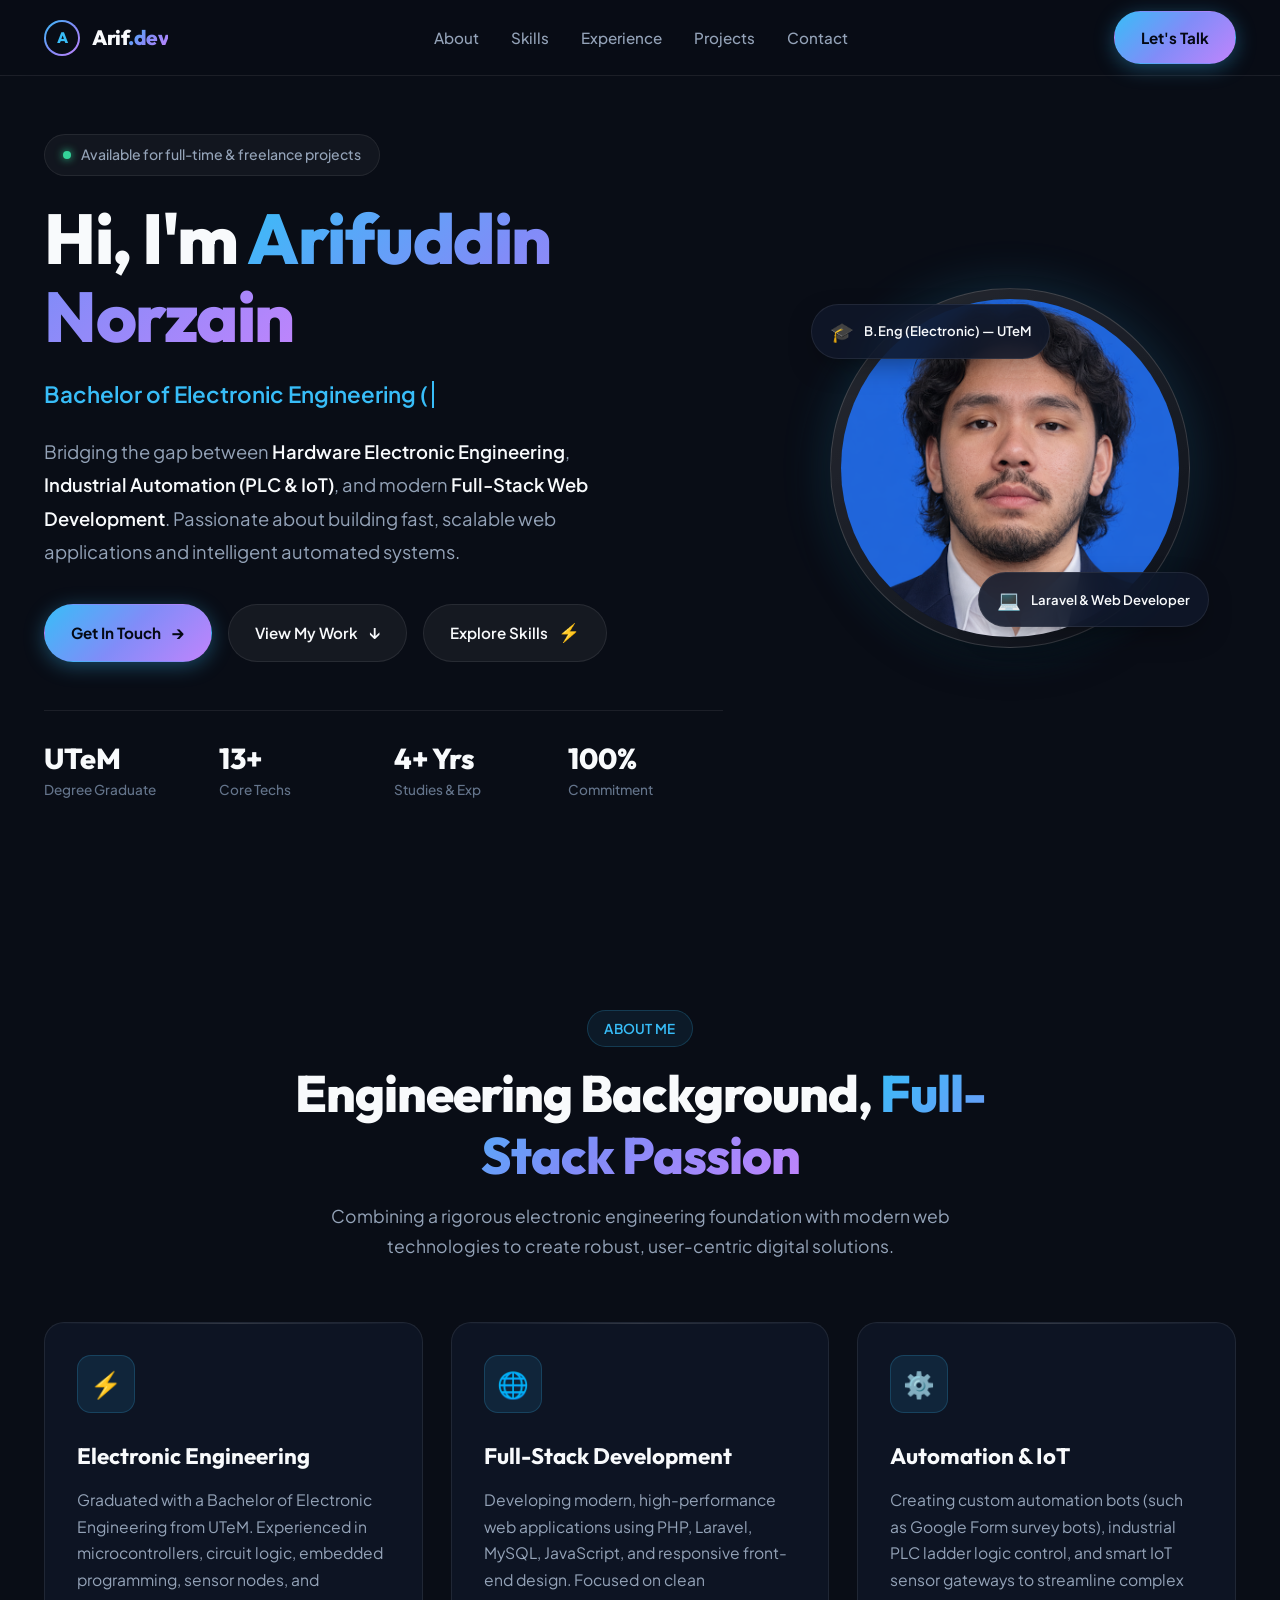
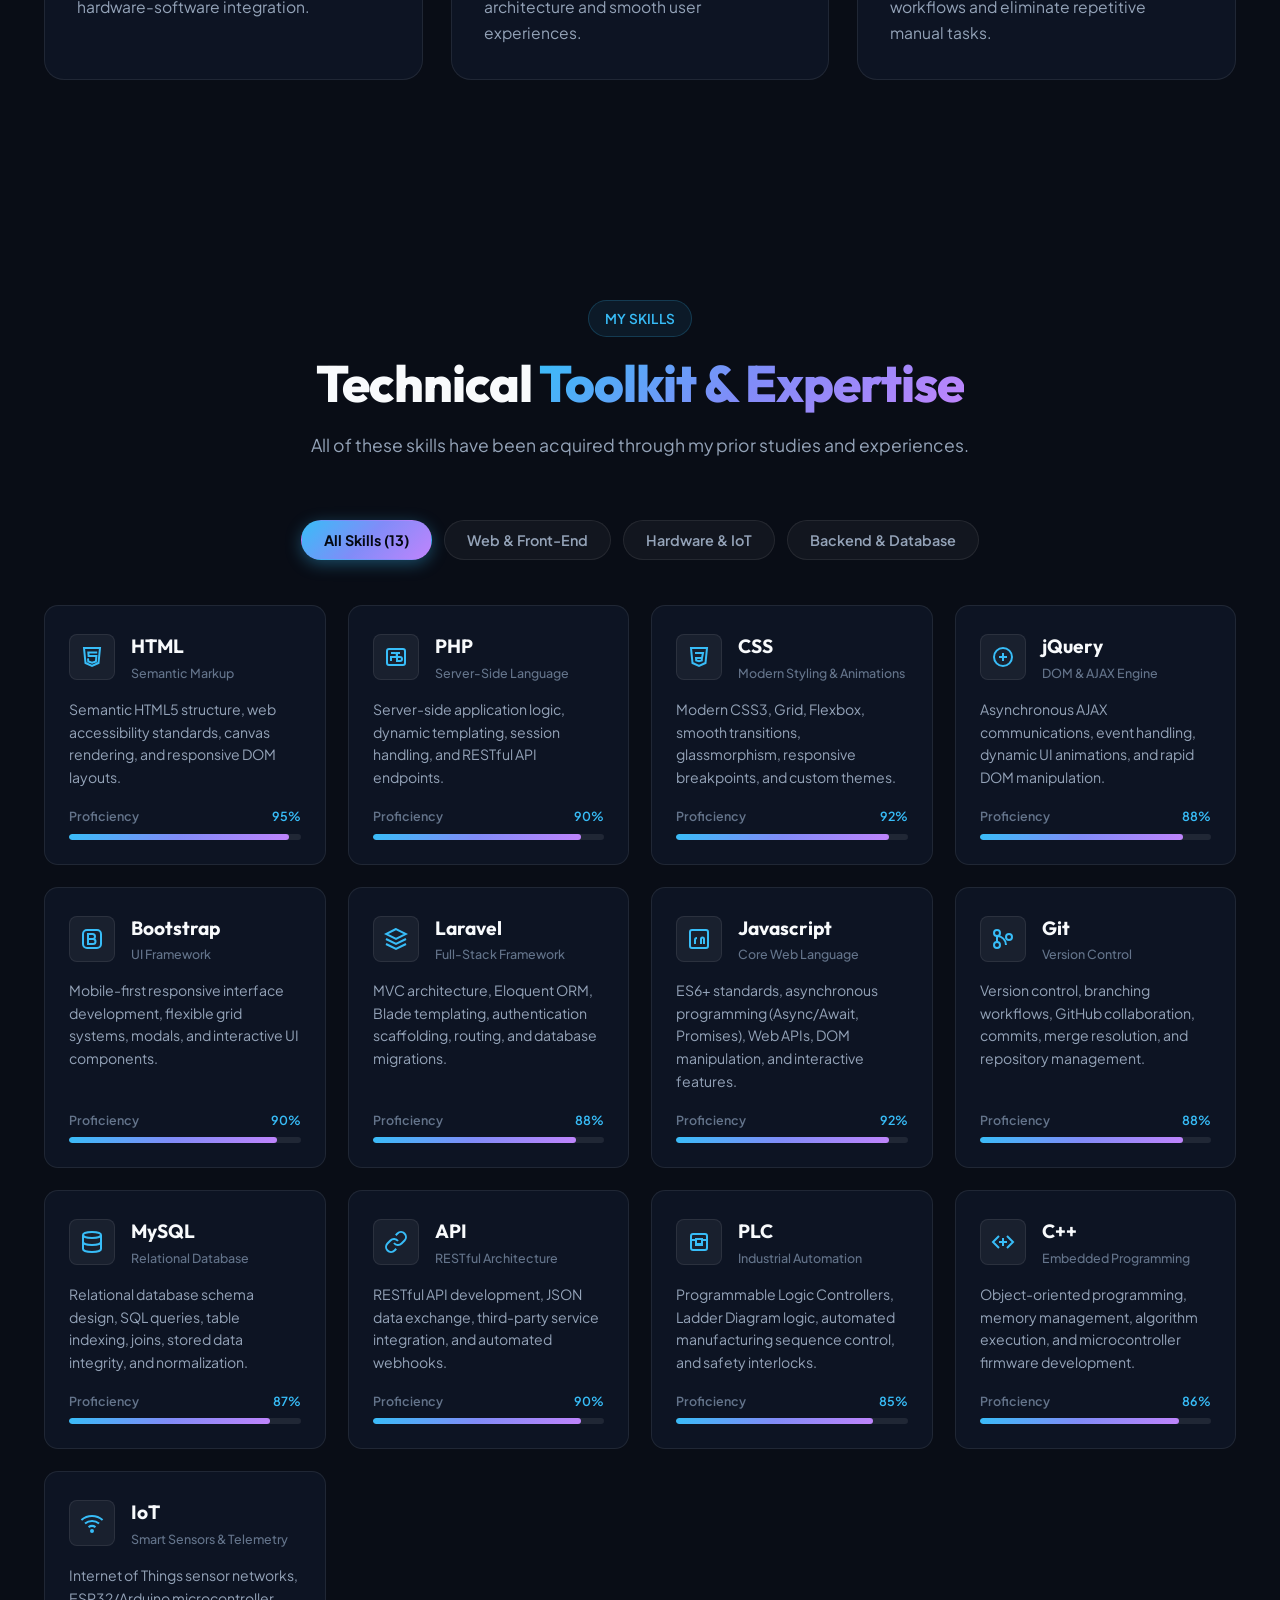
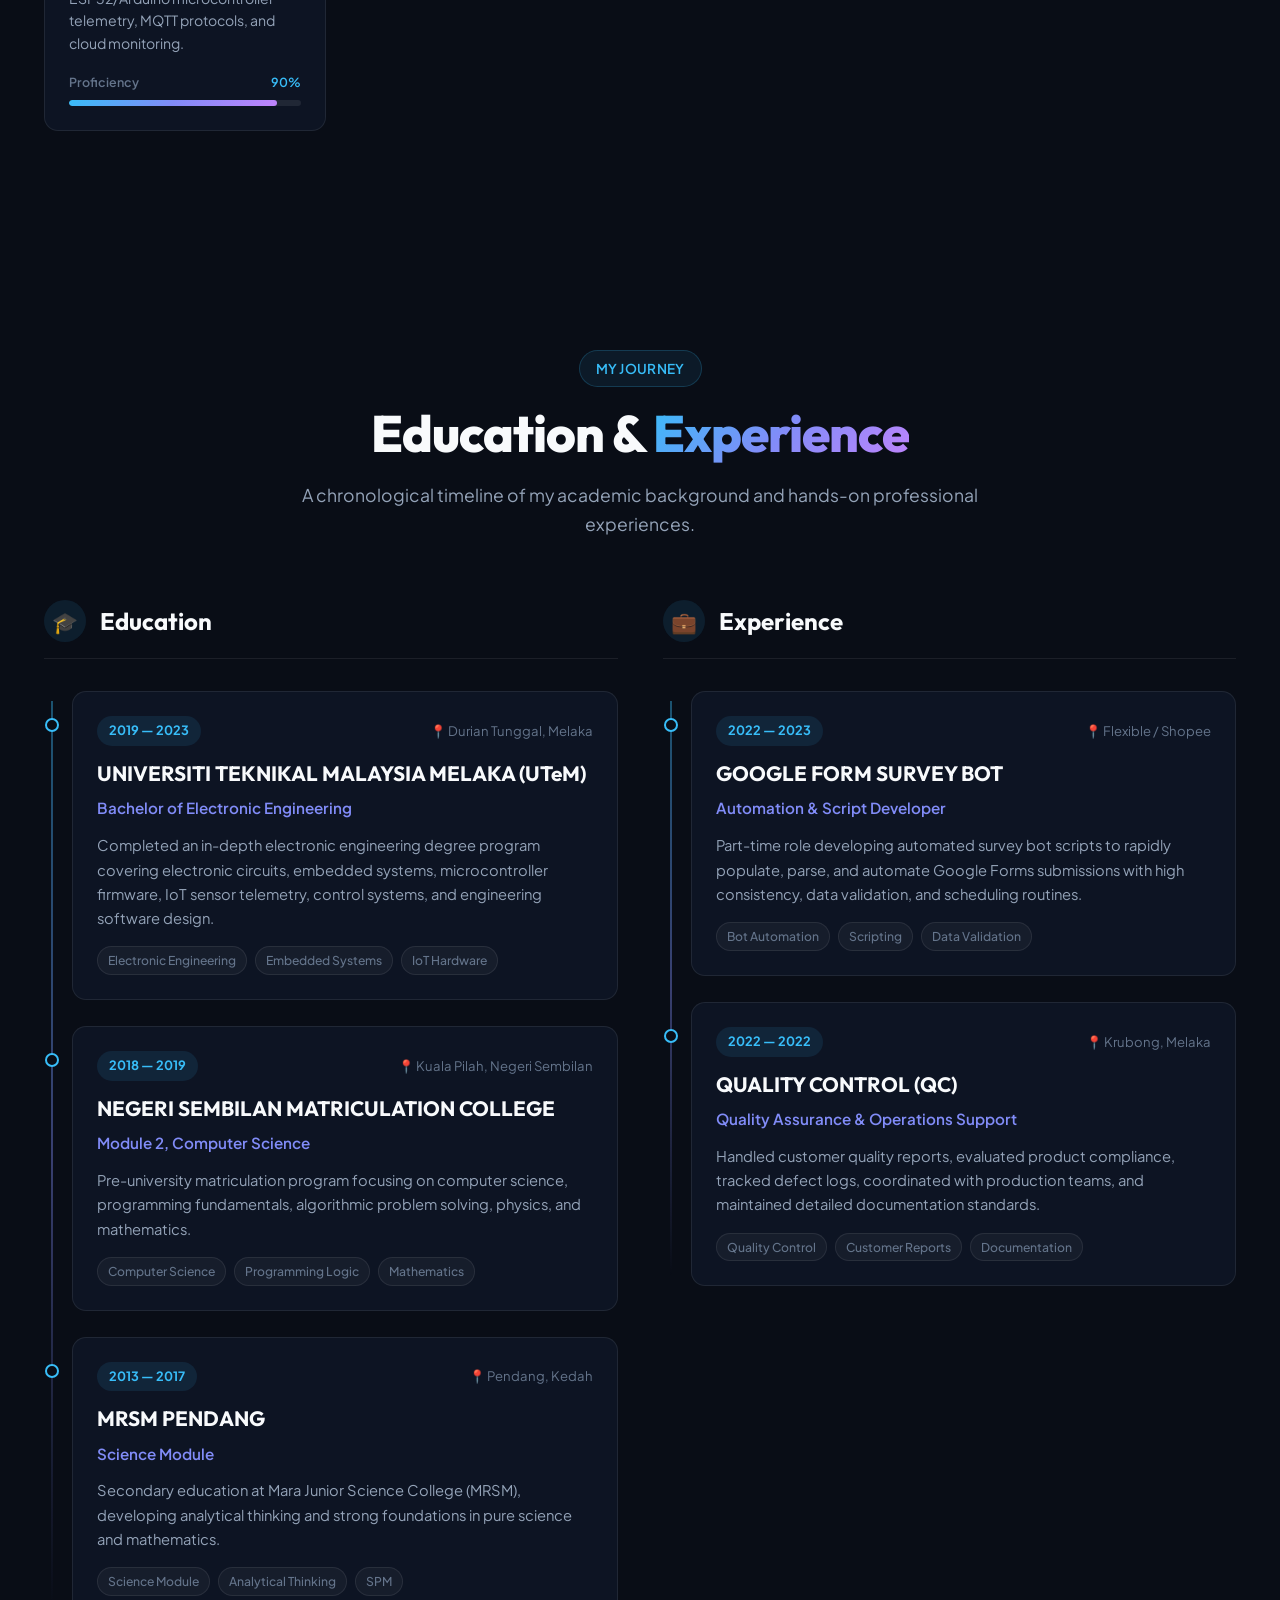
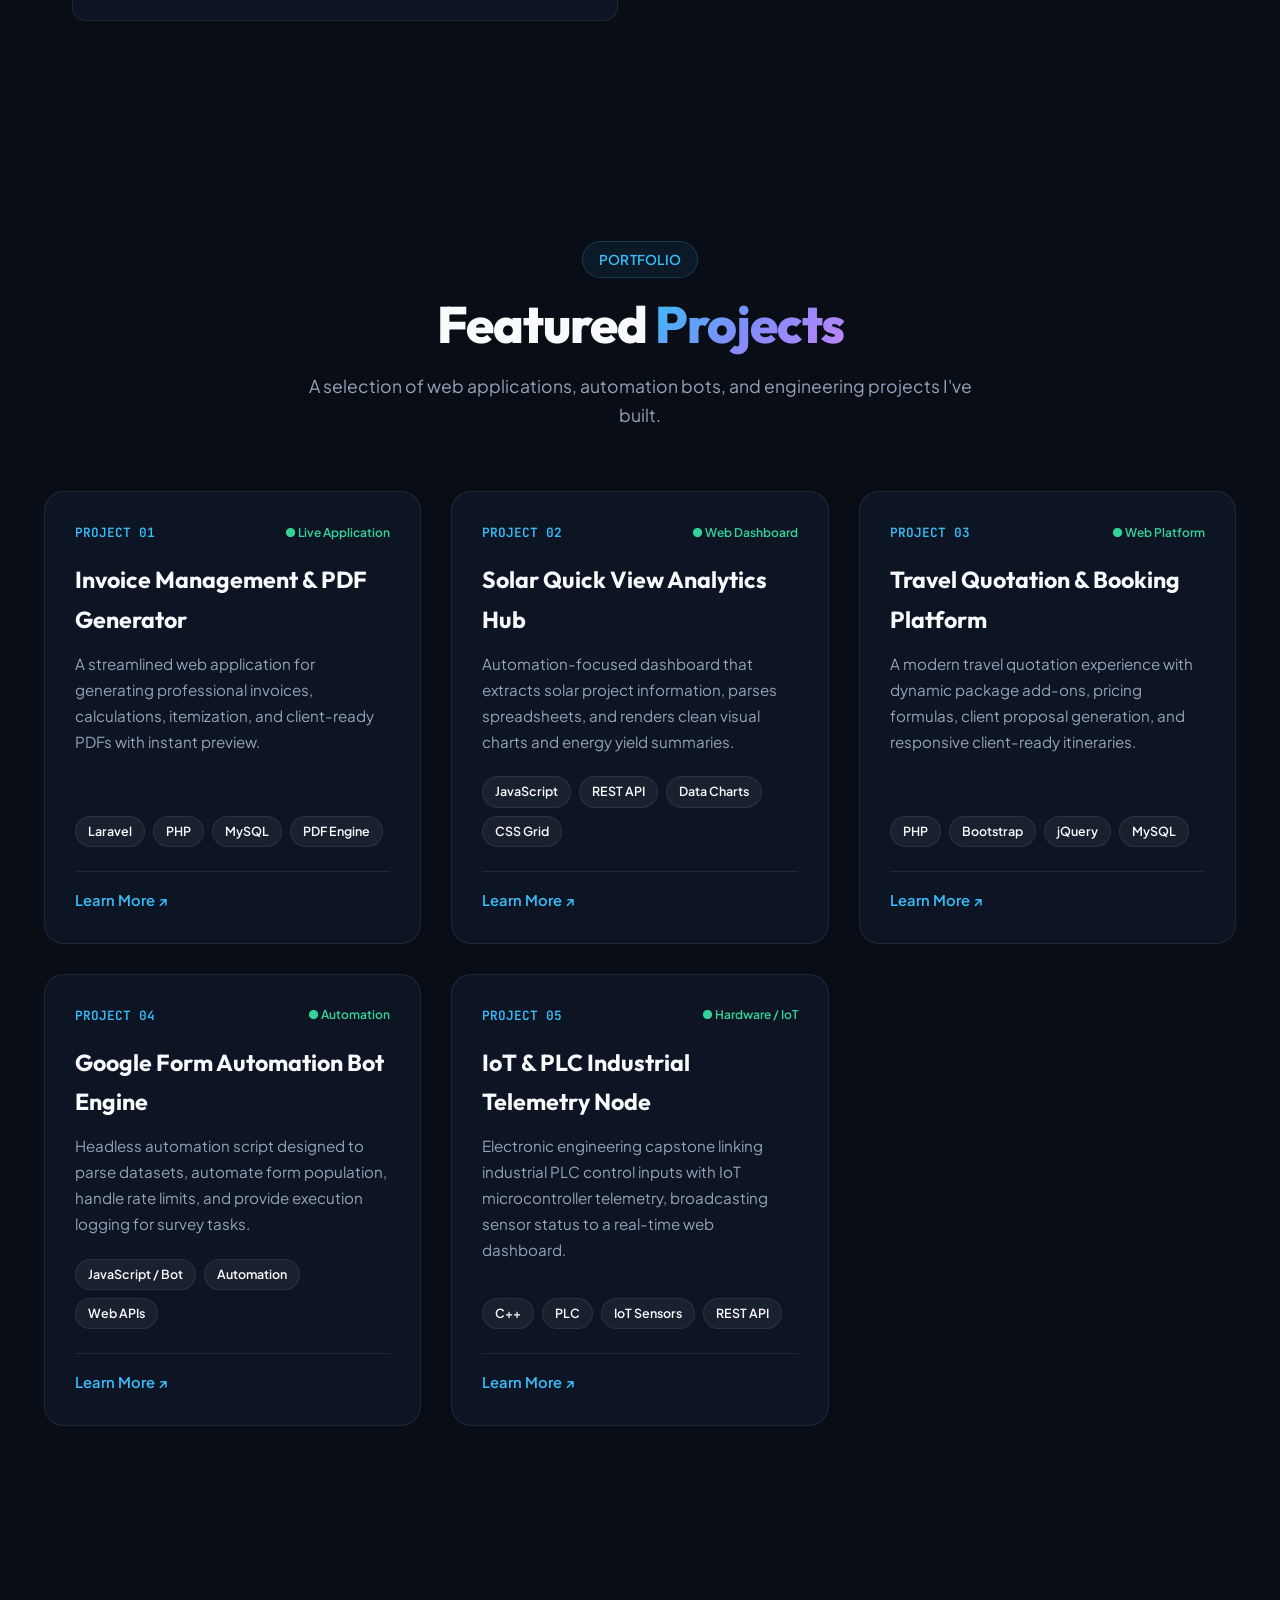
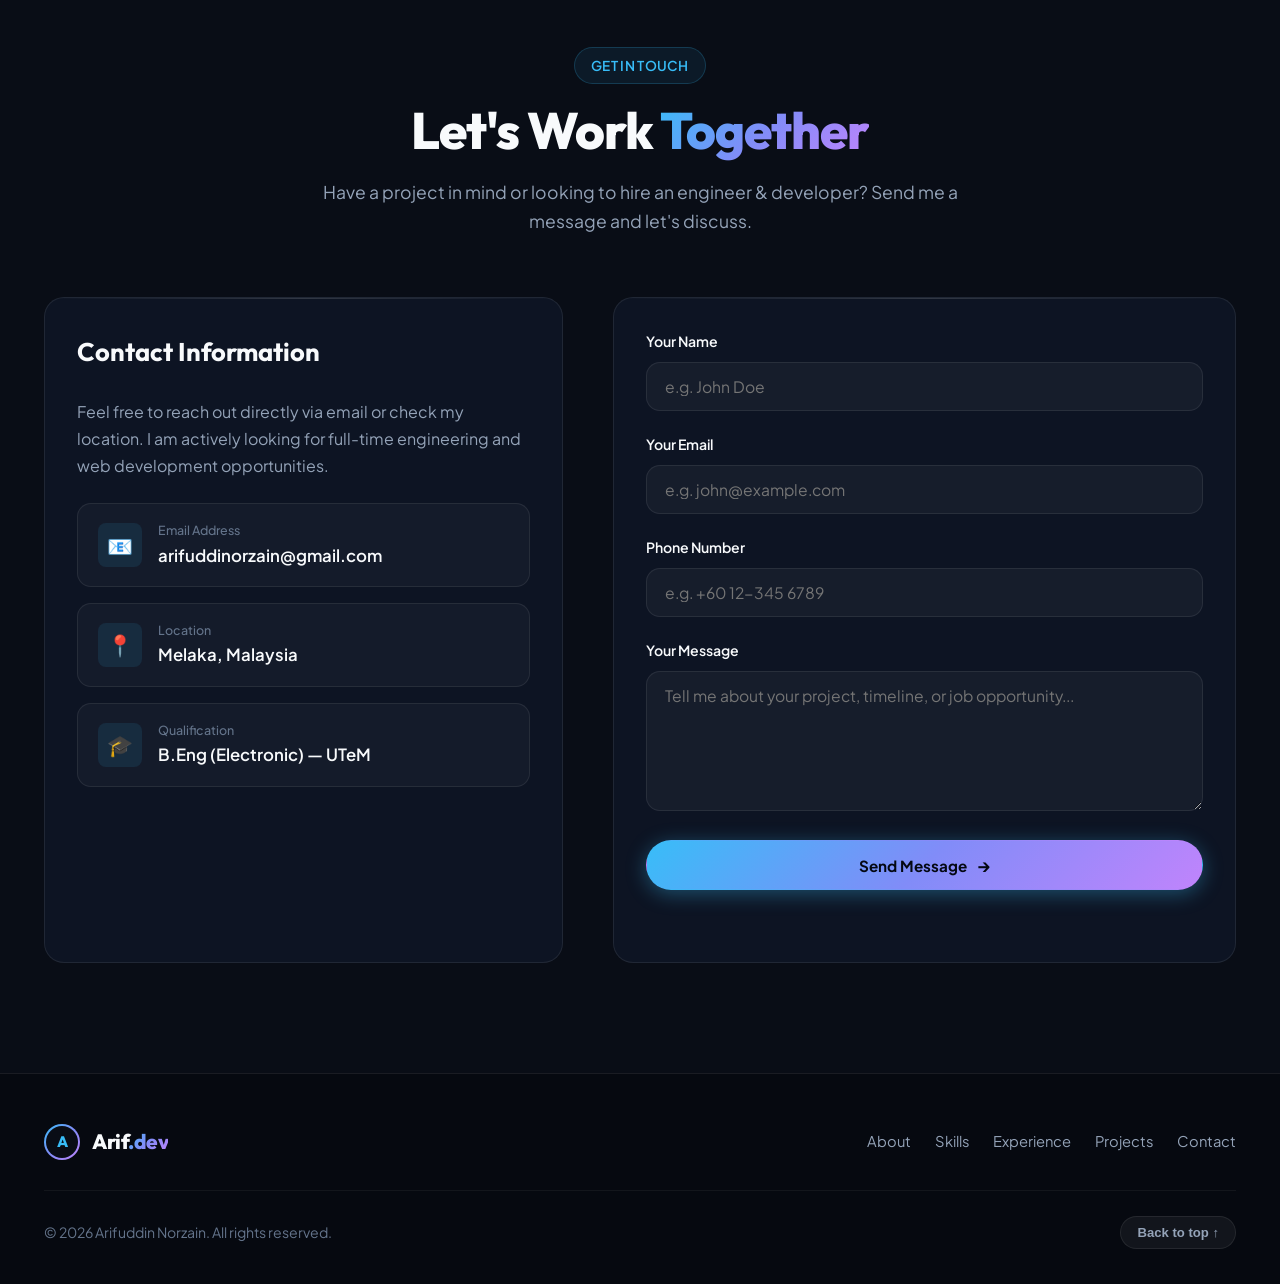
<file: index.html>
<!DOCTYPE html>
<html lang="en">

<head>
  <meta charset="UTF-8">
  <meta name="viewport" content="width=device-width, initial-scale=1.0">
  <meta name="description"
    content="Muhammad Arif - Electronic Engineer & Full-Stack Web Developer. Portfolio showcasing web development, Laravel, PHP, IoT, PLC, and automation projects.">
  <meta name="keywords"
    content="Muhammad Arif, Electronic Engineer, Full-Stack Developer, Laravel, PHP, IoT, PLC, UTeM, Malaysia Web Developer">
  <meta name="author" content="Muhammad Arif">

  <!-- Open Graph / Meta -->
  <meta property="og:title" content="Muhammad Arif | Electronic Engineer & Full-Stack Developer">
  <meta property="og:description"
    content="Portfolio showcasing electronic engineering background and full-stack web development projects.">
  <meta property="og:type" content="website">

  <title>Arifuddin Norzain | Electronic Engineer & Full-Stack Developer</title>

  <!-- Google Fonts Preconnect & Stylesheets -->
  <link rel="preconnect" href="https://fonts.googleapis.com">
  <link rel="preconnect" href="https://fonts.gstatic.com" crossorigin>
  <link rel="stylesheet" href="css/style.css">
</head>

<body>
  <!-- Ambient Soft Gradients & Background Grid -->
  <div class="ambient-bg">
    <div class="ambient-orb orb-1"></div>
    <div class="ambient-orb orb-2"></div>
    <div class="ambient-orb orb-3"></div>
  </div>
  <div class="ambient-grid"></div>

  <!-- ==========================================
       NAVIGATION BAR
       ========================================== -->
  <header class="navbar" id="navbar">
    <div class="container nav-container">
      <a href="#home" class="brand-logo" aria-label="Muhammad Arif Homepage">
        <div class="brand-avatar">
          <div class="brand-avatar-inner">A</div>
        </div>
        <span>Arif<span class="brand-title">.dev</span></span>
      </a>

      <nav class="nav-links" id="nav-links" aria-label="Main Navigation">
        <a href="#about" class="nav-link">About</a>
        <a href="#skills" class="nav-link">Skills</a>
        <a href="#timeline" class="nav-link">Experience</a>
        <a href="#projects" class="nav-link">Projects</a>
        <a href="#contact" class="nav-link">Contact</a>
      </nav>

      <div style="display:flex; align-items:center; gap:12px;">
        <a href="#contact" class="btn btn-primary nav-cta-btn">Let's Talk</a>
        <button class="mobile-menu-btn" id="mobile-menu-btn" aria-label="Toggle navigation menu"
          aria-expanded="false">☰</button>
      </div>
    </div>
  </header>

  <main>
    <!-- ==========================================
         HERO SECTION
         ========================================== -->
    <section class="hero-section" id="home">
      <div class="container">
        <div class="hero-grid">
          <!-- Left Column: Intro -->
          <div class="hero-content">
            <div class="hero-status-pill">
              <span class="badge-dot"></span>
              <span>Available for full-time & freelance projects</span>
            </div>

            <h1 class="hero-title">
              Hi, I'm <span class="gradient-text">Arifuddin Norzain</span>
            </h1>

            <div class="hero-typing-wrapper">
              <span id="typing-text">Bachelor of Electronic Engineering (UTeM)</span>
              <span class="typing-cursor"></span>
            </div>

            <p class="hero-bio">
              Bridging the gap between <strong>Hardware Electronic Engineering</strong>, <strong>Industrial Automation
                (PLC & IoT)</strong>, and modern <strong>Full-Stack Web Development</strong>. Passionate about building
              fast, scalable web applications and intelligent automated systems.
            </p>

            <div class="hero-actions">
              <a href="#contact" class="btn btn-primary">
                <span>Get In Touch</span>
                <span class="btn-icon">→</span>
              </a>
              <a href="#projects" class="btn btn-secondary">
                <span>View My Work</span>
                <span class="btn-icon">↓</span>
              </a>
              <a href="#skills" class="btn btn-secondary">
                <span>Explore Skills</span>
                <span class="btn-icon">⚡</span>
              </a>
            </div>

            <!-- Stats Bar -->
            <div class="hero-stats-row">
              <div class="stat-item">
                <span class="stat-number">UTeM</span>
                <span class="stat-label">Degree Graduate</span>
              </div>
              <div class="stat-item">
                <span class="stat-number">13+</span>
                <span class="stat-label">Core Techs</span>
              </div>
              <div class="stat-item">
                <span class="stat-number">4+ Yrs</span>
                <span class="stat-label">Studies & Exp</span>
              </div>
              <div class="stat-item">
                <span class="stat-number">100%</span>
                <span class="stat-label">Commitment</span>
              </div>
            </div>
          </div>

          <!-- Right Column: Profile Picture Card -->
          <div class="hero-visual-wrapper">
            <div class="profile-card-modern">
              <div class="profile-img-inner">
                <img src="assets/profile.png" alt="Arifuddin Norzain - Electronic Engineer & Full-Stack Web Developer"
                  class="profile-img">
              </div>

              <!-- Floating Modern Tech Badges -->
              <div class="floating-badge badge-top-left">
                <span class="floating-badge-icon">🎓</span>
                <span class="floating-badge-text">B.Eng (Electronic) — UTeM</span>
              </div>

              <div class="floating-badge badge-bottom-right">
                <span class="floating-badge-icon">💻</span>
                <span class="floating-badge-text">Laravel & Web Developer</span>
              </div>
            </div>
          </div>
        </div>
      </div>
    </section>

    <!-- ==========================================
         ABOUT ME SECTION
         ========================================== -->
    <section class="about-section reveal" id="about">
      <div class="container">
        <div class="section-header">
          <div class="badge-pill">
            <span>ABOUT ME</span>
          </div>
          <h2 class="section-title">Engineering Background, <span class="gradient-text">Full-Stack Passion</span></h2>
          <p class="section-desc">
            Combining a rigorous electronic engineering foundation with modern web technologies to create robust,
            user-centric digital solutions.
          </p>
        </div>

        <div class="about-grid">
          <!-- Card 1 -->
          <div class="glass-card about-card">
            <div class="about-icon-wrapper">⚡</div>
            <h3 class="about-card-title">Electronic Engineering</h3>
            <p class="about-card-desc">
              Graduated with a Bachelor of Electronic Engineering from UTeM. Experienced in microcontrollers, circuit
              logic, embedded programming, sensor nodes, and hardware-software integration.
            </p>
          </div>

          <!-- Card 2 -->
          <div class="glass-card about-card">
            <div class="about-icon-wrapper">🌐</div>
            <h3 class="about-card-title">Full-Stack Development</h3>
            <p class="about-card-desc">
              Developing modern, high-performance web applications using PHP, Laravel, MySQL, JavaScript, and responsive
              front-end design. Focused on clean architecture and smooth user experiences.
            </p>
          </div>

          <!-- Card 3 -->
          <div class="glass-card about-card">
            <div class="about-icon-wrapper">⚙️</div>
            <h3 class="about-card-title">Automation & IoT</h3>
            <p class="about-card-desc">
              Creating custom automation bots (such as Google Form survey bots), industrial PLC ladder logic control,
              and smart IoT sensor gateways to streamline complex workflows and eliminate repetitive manual tasks.
            </p>
          </div>
        </div>
      </div>
    </section>

    <!-- ==========================================
         SKILLS SECTION (ALL 13 UPLOADED SKILLS)
         ========================================== -->
    <section class="skills-section reveal" id="skills">
      <div class="container">
        <div class="section-header">
          <div class="badge-pill">
            <span>MY SKILLS</span>
          </div>
          <h2 class="section-title">Technical <span class="gradient-text">Toolkit & Expertise</span></h2>
          <p class="section-desc">
            All of these skills have been acquired through my prior studies and experiences.
          </p>
        </div>

        <!-- Filter Tabs -->
        <div class="skills-nav-tabs" role="tablist">
          <button class="skill-tab-btn active" data-category="all">All Skills (13)</button>
          <button class="skill-tab-btn" data-category="web">Web & Front-End</button>
          <button class="skill-tab-btn" data-category="hardware">Hardware & IoT</button>
          <button class="skill-tab-btn" data-category="data">Backend & Database</button>
        </div>

        <!-- Skills Grid (13 Skills) -->
        <div class="skills-grid" id="skills-grid">

          <!-- 1. HTML -->
          <div class="skill-card" data-category="web">
            <div class="skill-card-top">
              <div class="skill-icon-box">
                <svg viewBox="0 0 24 24" width="24" height="24" fill="none" stroke="currentColor" stroke-width="2">
                  <path d="M4 3l1.5 15L12 21l6.5-3L20 3H4zm13.2 4.5H8.3l.3 3.5h7.8l-.5 5.5-3.8 1.1-3.8-1.1-.3-3.2" />
                </svg>
              </div>
              <div class="skill-info">
                <h4 class="skill-name">HTML</h4>
                <span class="skill-category">Semantic Markup</span>
              </div>
            </div>
            <p class="skill-desc">Semantic HTML5 structure, web accessibility standards, canvas rendering, and
              responsive DOM layouts.</p>
            <div class="skill-level-row"><span>Proficiency</span><span class="pct">95%</span></div>
            <div class="skill-progress-bar">
              <div class="skill-progress-fill" style="width: 95%;"></div>
            </div>
          </div>

          <!-- 2. PHP -->
          <div class="skill-card" data-category="data">
            <div class="skill-card-top">
              <div class="skill-icon-box">
                <svg viewBox="0 0 24 24" width="24" height="24" fill="none" stroke="currentColor" stroke-width="2">
                  <rect x="3" y="4" width="18" height="16" rx="2" />
                  <path d="M7 8h4a2 2 0 0 1 0 4H7v4m9-8h-3v8h3a2 2 0 0 0 0-4h-3" />
                </svg>
              </div>
              <div class="skill-info">
                <h4 class="skill-name">PHP</h4>
                <span class="skill-category">Server-Side Language</span>
              </div>
            </div>
            <p class="skill-desc">Server-side application logic, dynamic templating, session handling, and RESTful API
              endpoints.</p>
            <div class="skill-level-row"><span>Proficiency</span><span class="pct">90%</span></div>
            <div class="skill-progress-bar">
              <div class="skill-progress-fill" style="width: 90%;"></div>
            </div>
          </div>

          <!-- 3. CSS -->
          <div class="skill-card" data-category="web">
            <div class="skill-card-top">
              <div class="skill-icon-box">
                <svg viewBox="0 0 24 24" width="24" height="24" fill="none" stroke="currentColor" stroke-width="2">
                  <path d="M4 3l1.5 15L12 21l6.5-3L20 3H4z" />
                  <path d="M8 8h8l-1 5H9l.2 2.5 2.8.8 2.8-.8.2-1.5" />
                </svg>
              </div>
              <div class="skill-info">
                <h4 class="skill-name">CSS</h4>
                <span class="skill-category">Modern Styling & Animations</span>
              </div>
            </div>
            <p class="skill-desc">Modern CSS3, Grid, Flexbox, smooth transitions, glassmorphism, responsive breakpoints,
              and custom themes.</p>
            <div class="skill-level-row"><span>Proficiency</span><span class="pct">92%</span></div>
            <div class="skill-progress-bar">
              <div class="skill-progress-fill" style="width: 92%;"></div>
            </div>
          </div>

          <!-- 4. jQuery -->
          <div class="skill-card" data-category="web">
            <div class="skill-card-top">
              <div class="skill-icon-box">
                <svg viewBox="0 0 24 24" width="24" height="24" fill="none" stroke="currentColor" stroke-width="2">
                  <circle cx="12" cy="12" r="9" />
                  <path d="M8 12h8m-4-4v8" />
                </svg>
              </div>
              <div class="skill-info">
                <h4 class="skill-name">jQuery</h4>
                <span class="skill-category">DOM & AJAX Engine</span>
              </div>
            </div>
            <p class="skill-desc">Asynchronous AJAX communications, event handling, dynamic UI animations, and rapid DOM
              manipulation.</p>
            <div class="skill-level-row"><span>Proficiency</span><span class="pct">88%</span></div>
            <div class="skill-progress-bar">
              <div class="skill-progress-fill" style="width: 88%;"></div>
            </div>
          </div>

          <!-- 5. Bootstrap -->
          <div class="skill-card" data-category="web">
            <div class="skill-card-top">
              <div class="skill-icon-box">
                <svg viewBox="0 0 24 24" width="24" height="24" fill="none" stroke="currentColor" stroke-width="2">
                  <rect x="3" y="3" width="18" height="18" rx="4" />
                  <path d="M8 7h4.5a2.5 2.5 0 0 1 0 5H8zm0 5h5a2.5 2.5 0 0 1 0 5H8z" />
                </svg>
              </div>
              <div class="skill-info">
                <h4 class="skill-name">Bootstrap</h4>
                <span class="skill-category">UI Framework</span>
              </div>
            </div>
            <p class="skill-desc">Mobile-first responsive interface development, flexible grid systems, modals, and
              interactive UI components.</p>
            <div class="skill-level-row"><span>Proficiency</span><span class="pct">90%</span></div>
            <div class="skill-progress-bar">
              <div class="skill-progress-fill" style="width: 90%;"></div>
            </div>
          </div>

          <!-- 6. Laravel -->
          <div class="skill-card" data-category="data">
            <div class="skill-card-top">
              <div class="skill-icon-box">
                <svg viewBox="0 0 24 24" width="24" height="24" fill="none" stroke="currentColor" stroke-width="2">
                  <polygon points="12 2 2 7 12 12 22 7 12 2" />
                  <polyline points="2 17 12 22 22 17" />
                  <polyline points="2 12 12 17 22 12" />
                </svg>
              </div>
              <div class="skill-info">
                <h4 class="skill-name">Laravel</h4>
                <span class="skill-category">Full-Stack Framework</span>
              </div>
            </div>
            <p class="skill-desc">MVC architecture, Eloquent ORM, Blade templating, authentication scaffolding, routing,
              and database migrations.</p>
            <div class="skill-level-row"><span>Proficiency</span><span class="pct">88%</span></div>
            <div class="skill-progress-bar">
              <div class="skill-progress-fill" style="width: 88%;"></div>
            </div>
          </div>

          <!-- 7. Javascript -->
          <div class="skill-card" data-category="web">
            <div class="skill-card-top">
              <div class="skill-icon-box">
                <svg viewBox="0 0 24 24" width="24" height="24" fill="none" stroke="currentColor" stroke-width="2">
                  <rect x="3" y="3" width="18" height="18" rx="2" />
                  <path d="M8 17v-4a2 2 0 0 1 2-2m4 6v-5a1.5 1.5 0 0 1 3 0v5" />
                </svg>
              </div>
              <div class="skill-info">
                <h4 class="skill-name">Javascript</h4>
                <span class="skill-category">Core Web Language</span>
              </div>
            </div>
            <p class="skill-desc">ES6+ standards, asynchronous programming (Async/Await, Promises), Web APIs, DOM
              manipulation, and interactive features.</p>
            <div class="skill-level-row"><span>Proficiency</span><span class="pct">92%</span></div>
            <div class="skill-progress-bar">
              <div class="skill-progress-fill" style="width: 92%;"></div>
            </div>
          </div>

          <!-- 8. Git -->
          <div class="skill-card" data-category="data">
            <div class="skill-card-top">
              <div class="skill-icon-box">
                <svg viewBox="0 0 24 24" width="24" height="24" fill="none" stroke="currentColor" stroke-width="2">
                  <circle cx="6" cy="6" r="3" />
                  <circle cx="6" cy="18" r="3" />
                  <circle cx="18" cy="10" r="3" />
                  <line x1="6" y1="9" x2="6" y2="15" />
                  <path d="M6 9a9 9 0 0 1 9 9" />
                </svg>
              </div>
              <div class="skill-info">
                <h4 class="skill-name">Git</h4>
                <span class="skill-category">Version Control</span>
              </div>
            </div>
            <p class="skill-desc">Version control, branching workflows, GitHub collaboration, commits, merge resolution,
              and repository management.</p>
            <div class="skill-level-row"><span>Proficiency</span><span class="pct">88%</span></div>
            <div class="skill-progress-bar">
              <div class="skill-progress-fill" style="width: 88%;"></div>
            </div>
          </div>

          <!-- 9. MySQL -->
          <div class="skill-card" data-category="data">
            <div class="skill-card-top">
              <div class="skill-icon-box">
                <svg viewBox="0 0 24 24" width="24" height="24" fill="none" stroke="currentColor" stroke-width="2">
                  <ellipse cx="12" cy="5" rx="9" ry="3" />
                  <path d="M21 12c0 1.66-4 3-9 3s-9-1.34-9-3" />
                  <path d="M3 5v14c0 1.66 4 3 9 3s9-1.34 9-3V5" />
                </svg>
              </div>
              <div class="skill-info">
                <h4 class="skill-name">MySQL</h4>
                <span class="skill-category">Relational Database</span>
              </div>
            </div>
            <p class="skill-desc">Relational database schema design, SQL queries, table indexing, joins, stored data
              integrity, and normalization.</p>
            <div class="skill-level-row"><span>Proficiency</span><span class="pct">87%</span></div>
            <div class="skill-progress-bar">
              <div class="skill-progress-fill" style="width: 87%;"></div>
            </div>
          </div>

          <!-- 10. API -->
          <div class="skill-card" data-category="data">
            <div class="skill-card-top">
              <div class="skill-icon-box">
                <svg viewBox="0 0 24 24" width="24" height="24" fill="none" stroke="currentColor" stroke-width="2">
                  <path d="M10 13a5 5 0 0 0 7.54.54l3-3a5 5 0 0 0-7.07-7.07l-1.72 1.71" />
                  <path d="M14 11a5 5 0 0 0-7.54-.54l-3 3a5 5 0 0 0 7.07 7.07l1.71-1.71" />
                </svg>
              </div>
              <div class="skill-info">
                <h4 class="skill-name">API</h4>
                <span class="skill-category">RESTful Architecture</span>
              </div>
            </div>
            <p class="skill-desc">RESTful API development, JSON data exchange, third-party service integration, and
              automated webhooks.</p>
            <div class="skill-level-row"><span>Proficiency</span><span class="pct">90%</span></div>
            <div class="skill-progress-bar">
              <div class="skill-progress-fill" style="width: 90%;"></div>
            </div>
          </div>

          <!-- 11. PLC -->
          <div class="skill-card" data-category="hardware">
            <div class="skill-card-top">
              <div class="skill-icon-box">
                <svg viewBox="0 0 24 24" width="24" height="24" fill="none" stroke="currentColor" stroke-width="2">
                  <rect x="4" y="4" width="16" height="16" rx="2" />
                  <path d="M9 9h6v6H9z" />
                  <path d="M4 10h5m6 0h5m-10 4h5" />
                </svg>
              </div>
              <div class="skill-info">
                <h4 class="skill-name">PLC</h4>
                <span class="skill-category">Industrial Automation</span>
              </div>
            </div>
            <p class="skill-desc">Programmable Logic Controllers, Ladder Diagram logic, automated manufacturing sequence
              control, and safety interlocks.</p>
            <div class="skill-level-row"><span>Proficiency</span><span class="pct">85%</span></div>
            <div class="skill-progress-bar">
              <div class="skill-progress-fill" style="width: 85%;"></div>
            </div>
          </div>

          <!-- 12. C++ -->
          <div class="skill-card" data-category="hardware">
            <div class="skill-card-top">
              <div class="skill-icon-box">
                <svg viewBox="0 0 24 24" width="24" height="24" fill="none" stroke="currentColor" stroke-width="2">
                  <polyline points="16 18 22 12 16 6" />
                  <polyline points="8 6 2 12 8 18" />
                  <line x1="12" y1="8" x2="12" y2="16" />
                  <line x1="8" y1="12" x2="16" y2="12" />
                </svg>
              </div>
              <div class="skill-info">
                <h4 class="skill-name">C++</h4>
                <span class="skill-category">Embedded Programming</span>
              </div>
            </div>
            <p class="skill-desc">Object-oriented programming, memory management, algorithm execution, and
              microcontroller firmware development.</p>
            <div class="skill-level-row"><span>Proficiency</span><span class="pct">86%</span></div>
            <div class="skill-progress-bar">
              <div class="skill-progress-fill" style="width: 86%;"></div>
            </div>
          </div>

          <!-- 13. IoT -->
          <div class="skill-card" data-category="hardware">
            <div class="skill-card-top">
              <div class="skill-icon-box">
                <svg viewBox="0 0 24 24" width="24" height="24" fill="none" stroke="currentColor" stroke-width="2">
                  <path d="M5 12.55a11 11 0 0 1 14.08 0" />
                  <path d="M1.42 9a16 16 0 0 1 21.16 0" />
                  <path d="M8.53 16.11a6 6 0 0 1 6.95 0" />
                  <circle cx="12" cy="20" r="1" />
                </svg>
              </div>
              <div class="skill-info">
                <h4 class="skill-name">IoT</h4>
                <span class="skill-category">Smart Sensors & Telemetry</span>
              </div>
            </div>
            <p class="skill-desc">Internet of Things sensor networks, ESP32/Arduino microcontroller telemetry, MQTT
              protocols, and cloud monitoring.</p>
            <div class="skill-level-row"><span>Proficiency</span><span class="pct">90%</span></div>
            <div class="skill-progress-bar">
              <div class="skill-progress-fill" style="width: 90%;"></div>
            </div>
          </div>

        </div>
      </div>
    </section>

    <!-- ==========================================
         EDUCATION & EXPERIENCE SECTION
         (FROM USER'S UPLOADED IMAGES)
         ========================================== -->
    <section class="timeline-section reveal" id="timeline">
      <div class="container">
        <div class="section-header">
          <div class="badge-pill">
            <span>MY JOURNEY</span>
          </div>
          <h2 class="section-title">Education & <span class="gradient-text">Experience</span></h2>
          <p class="section-desc">
            A chronological timeline of my academic background and hands-on professional experiences.
          </p>
        </div>

        <div class="timeline-dual-grid">
          <!-- Left Column: Education -->
          <div class="timeline-column">
            <div class="timeline-column-header">
              <div class="timeline-column-icon">🎓</div>
              <h3 class="timeline-column-title">Education</h3>
            </div>

            <div class="timeline-items-flow">
              <!-- UTeM -->
              <div class="timeline-card">
                <div class="timeline-dot"></div>
                <div class="timeline-meta-row">
                  <span class="timeline-period-badge">2019 — 2023</span>
                  <span class="timeline-location">📍 Durian Tunggal, Melaka</span>
                </div>
                <h4 class="timeline-item-title">UNIVERSITI TEKNIKAL MALAYSIA MELAKA (UTeM)</h4>
                <div class="timeline-item-subtitle">Bachelor of Electronic Engineering</div>
                <p class="timeline-item-desc">
                  Completed an in-depth electronic engineering degree program covering electronic circuits, embedded
                  systems, microcontroller firmware, IoT sensor telemetry, control systems, and engineering software
                  design.
                </p>
                <div class="timeline-tags">
                  <span class="timeline-tag-pill">Electronic Engineering</span>
                  <span class="timeline-tag-pill">Embedded Systems</span>
                  <span class="timeline-tag-pill">IoT Hardware</span>
                </div>
              </div>

              <!-- Matriculation -->
              <div class="timeline-card">
                <div class="timeline-dot"></div>
                <div class="timeline-meta-row">
                  <span class="timeline-period-badge">2018 — 2019</span>
                  <span class="timeline-location">📍 Kuala Pilah, Negeri Sembilan</span>
                </div>
                <h4 class="timeline-item-title">NEGERI SEMBILAN MATRICULATION COLLEGE</h4>
                <div class="timeline-item-subtitle">Module 2, Computer Science</div>
                <p class="timeline-item-desc">
                  Pre-university matriculation program focusing on computer science, programming fundamentals,
                  algorithmic problem solving, physics, and mathematics.
                </p>
                <div class="timeline-tags">
                  <span class="timeline-tag-pill">Computer Science</span>
                  <span class="timeline-tag-pill">Programming Logic</span>
                  <span class="timeline-tag-pill">Mathematics</span>
                </div>
              </div>

              <!-- MRSM Pendang -->
              <div class="timeline-card">
                <div class="timeline-dot"></div>
                <div class="timeline-meta-row">
                  <span class="timeline-period-badge">2013 — 2017</span>
                  <span class="timeline-location">📍 Pendang, Kedah</span>
                </div>
                <h4 class="timeline-item-title">MRSM PENDANG</h4>
                <div class="timeline-item-subtitle">Science Module</div>
                <p class="timeline-item-desc">
                  Secondary education at Mara Junior Science College (MRSM), developing analytical thinking and strong
                  foundations in pure science and mathematics.
                </p>
                <div class="timeline-tags">
                  <span class="timeline-tag-pill">Science Module</span>
                  <span class="timeline-tag-pill">Analytical Thinking</span>
                  <span class="timeline-tag-pill">SPM</span>
                </div>
              </div>
            </div>
          </div>

          <!-- Right Column: Experience -->
          <div class="timeline-column">
            <div class="timeline-column-header">
              <div class="timeline-column-icon">💼</div>
              <h3 class="timeline-column-title">Experience</h3>
            </div>

            <div class="timeline-items-flow">
              <!-- Google Form Survey Bot -->
              <div class="timeline-card">
                <div class="timeline-dot"></div>
                <div class="timeline-meta-row">
                  <span class="timeline-period-badge">2022 — 2023</span>
                  <span class="timeline-location">📍 Flexible / Shopee</span>
                </div>
                <h4 class="timeline-item-title">GOOGLE FORM SURVEY BOT</h4>
                <div class="timeline-item-subtitle">Automation & Script Developer</div>
                <p class="timeline-item-desc">
                  Part-time role developing automated survey bot scripts to rapidly populate, parse, and automate Google
                  Forms submissions with high consistency, data validation, and scheduling routines.
                </p>
                <div class="timeline-tags">
                  <span class="timeline-tag-pill">Bot Automation</span>
                  <span class="timeline-tag-pill">Scripting</span>
                  <span class="timeline-tag-pill">Data Validation</span>
                </div>
              </div>

              <!-- Quality Control -->
              <div class="timeline-card">
                <div class="timeline-dot"></div>
                <div class="timeline-meta-row">
                  <span class="timeline-period-badge">2022 — 2022</span>
                  <span class="timeline-location">📍 Krubong, Melaka</span>
                </div>
                <h4 class="timeline-item-title">QUALITY CONTROL (QC)</h4>
                <div class="timeline-item-subtitle">Quality Assurance & Operations Support</div>
                <p class="timeline-item-desc">
                  Handled customer quality reports, evaluated product compliance, tracked defect logs, coordinated with
                  production teams, and maintained detailed documentation standards.
                </p>
                <div class="timeline-tags">
                  <span class="timeline-tag-pill">Quality Control</span>
                  <span class="timeline-tag-pill">Customer Reports</span>
                  <span class="timeline-tag-pill">Documentation</span>
                </div>
              </div>
            </div>
          </div>
        </div>
      </div>
    </section>

    <!-- ==========================================
         FEATURED PROJECTS SECTION
         ========================================== -->
    <section class="projects-section reveal" id="projects">
      <div class="container">
        <div class="section-header">
          <div class="badge-pill">
            <span>PORTFOLIO</span>
          </div>
          <h2 class="section-title">Featured <span class="gradient-text">Projects</span></h2>
          <p class="section-desc">
            A selection of web applications, automation bots, and engineering projects I've built.
          </p>
        </div>

        <div class="projects-grid">
          <!-- Project 01 -->
          <article class="project-card">
            <div class="project-header">
              <span class="project-num">PROJECT 01</span>
              <span class="project-status">● Live Application</span>
            </div>
            <h3 class="project-title">Invoice Management & PDF Generator</h3>
            <p class="project-desc">
              A streamlined web application for generating professional invoices, calculations, itemization, and
              client-ready PDFs with instant preview.
            </p>
            <div class="project-tech-tags">
              <span class="tech-tag">Laravel</span>
              <span class="tech-tag">PHP</span>
              <span class="tech-tag">MySQL</span>
              <span class="tech-tag">PDF Engine</span>
            </div>
            <a href="#contact" class="project-link-action">Learn More ↗</a>
          </article>

          <!-- Project 02 -->
          <article class="project-card">
            <div class="project-header">
              <span class="project-num">PROJECT 02</span>
              <span class="project-status">● Web Dashboard</span>
            </div>
            <h3 class="project-title">Solar Quick View Analytics Hub</h3>
            <p class="project-desc">
              Automation-focused dashboard that extracts solar project information, parses spreadsheets, and renders
              clean visual charts and energy yield summaries.
            </p>
            <div class="project-tech-tags">
              <span class="tech-tag">JavaScript</span>
              <span class="tech-tag">REST API</span>
              <span class="tech-tag">Data Charts</span>
              <span class="tech-tag">CSS Grid</span>
            </div>
            <a href="#contact" class="project-link-action">Learn More ↗</a>
          </article>

          <!-- Project 03 -->
          <article class="project-card">
            <div class="project-header">
              <span class="project-num">PROJECT 03</span>
              <span class="project-status">● Web Platform</span>
            </div>
            <h3 class="project-title">Travel Quotation & Booking Platform</h3>
            <p class="project-desc">
              A modern travel quotation experience with dynamic package add-ons, pricing formulas, client proposal
              generation, and responsive client-ready itineraries.
            </p>
            <div class="project-tech-tags">
              <span class="tech-tag">PHP</span>
              <span class="tech-tag">Bootstrap</span>
              <span class="tech-tag">jQuery</span>
              <span class="tech-tag">MySQL</span>
            </div>
            <a href="#contact" class="project-link-action">Learn More ↗</a>
          </article>

          <!-- Project 04 -->
          <article class="project-card">
            <div class="project-header">
              <span class="project-num">PROJECT 04</span>
              <span class="project-status">● Automation</span>
            </div>
            <h3 class="project-title">Google Form Automation Bot Engine</h3>
            <p class="project-desc">
              Headless automation script designed to parse datasets, automate form population, handle rate limits, and
              provide execution logging for survey tasks.
            </p>
            <div class="project-tech-tags">
              <span class="tech-tag">JavaScript / Bot</span>
              <span class="tech-tag">Automation</span>
              <span class="tech-tag">Web APIs</span>
            </div>
            <a href="#contact" class="project-link-action">Learn More ↗</a>
          </article>

          <!-- Project 05 -->
          <article class="project-card">
            <div class="project-header">
              <span class="project-num">PROJECT 05</span>
              <span class="project-status">● Hardware / IoT</span>
            </div>
            <h3 class="project-title">IoT & PLC Industrial Telemetry Node</h3>
            <p class="project-desc">
              Electronic engineering capstone linking industrial PLC control inputs with IoT microcontroller telemetry,
              broadcasting sensor status to a real-time web dashboard.
            </p>
            <div class="project-tech-tags">
              <span class="tech-tag">C++</span>
              <span class="tech-tag">PLC</span>
              <span class="tech-tag">IoT Sensors</span>
              <span class="tech-tag">REST API</span>
            </div>
            <a href="#contact" class="project-link-action">Learn More ↗</a>
          </article>
        </div>
      </div>
    </section>

    <!-- ==========================================
         CONTACT SECTION
         ========================================== -->
    <section class="contact-section reveal" id="contact">
      <div class="container">
        <div class="section-header">
          <div class="badge-pill">
            <span>GET IN TOUCH</span>
          </div>
          <h2 class="section-title">Let's Work <span class="gradient-text">Together</span></h2>
          <p class="section-desc">
            Have a project in mind or looking to hire an engineer & developer? Send me a message and let's discuss.
          </p>
        </div>

        <div class="contact-layout">
          <!-- Left: Contact Details -->
          <div class="glass-card contact-info-card">
            <h3 class="contact-info-title">Contact Information</h3>
            <p class="contact-info-desc">
              Feel free to reach out directly via email or check my location. I am actively looking for full-time
              engineering and web development opportunities.
            </p>

            <div class="contact-channels">
              <a href="mailto:arifuddinorzain@gmail.com" class="channel-item">
                <div class="channel-icon-box">📧</div>
                <div class="channel-detail">
                  <span class="channel-label">Email Address</span>
                  <span class="channel-val">arifuddinorzain@gmail.com</span>
                </div>
              </a>

              <div class="channel-item">
                <div class="channel-icon-box">📍</div>
                <div class="channel-detail">
                  <span class="channel-label">Location</span>
                  <span class="channel-val">Melaka, Malaysia</span>
                </div>
              </div>

              <div class="channel-item">
                <div class="channel-icon-box">🎓</div>
                <div class="channel-detail">
                  <span class="channel-label">Qualification</span>
                  <span class="channel-val">B.Eng (Electronic) — UTeM</span>
                </div>
              </div>
            </div>
          </div>

          <!-- Right: Contact Form -->
          <div class="glass-card contact-form-card">
            <form id="contact-form" action="https://formsubmit.co/arifuddinorzain@gmail.com" method="POST">
              <input type="hidden" name="_subject" value="New Portfolio Message from Arif.dev">
              <input type="hidden" name="_captcha" value="false">
              <input type="hidden" name="_template" value="table">

              <div class="form-group">
                <label for="contact-name" class="form-label">Your Name</label>
                <input type="text" id="contact-name" name="name" class="form-input" placeholder="e.g. John Doe" required>
              </div>

              <div class="form-group">
                <label for="contact-email" class="form-label">Your Email</label>
                <input type="email" id="contact-email" name="email" class="form-input" placeholder="e.g. john@example.com" required>
              </div>

              <div class="form-group">
                <label for="contact-phone" class="form-label">Phone Number</label>
                <input type="tel" id="contact-phone" name="phone" class="form-input" placeholder="e.g. +60 12-345 6789">
              </div>

              <div class="form-group">
                <label for="contact-message" class="form-label">Your Message</label>
                <textarea id="contact-message" name="message" class="form-textarea"
                  placeholder="Tell me about your project, timeline, or job opportunity..." required></textarea>
              </div>

              <button type="submit" id="contact-submit-btn" class="btn btn-primary" style="width:100%;">
                <span>Send Message</span>
                <span class="btn-icon">→</span>
              </button>

              <div id="form-feedback" class="form-feedback"></div>
            </form>
          </div>
        </div>
      </div>
    </section>
  </main>

  <!-- ==========================================
       FOOTER
       ========================================== -->
  <footer class="footer reveal">
    <div class="container">
      <div class="footer-top">
        <a href="#home" class="brand-logo" aria-label="Muhammad Arif Homepage">
          <div class="brand-avatar">
            <div class="brand-avatar-inner">A</div>
          </div>
          <span>Arif<span class="brand-title">.dev</span></span>
        </a>

        <div class="footer-nav">
          <a href="#about">About</a>
          <a href="#skills">Skills</a>
          <a href="#timeline">Experience</a>
          <a href="#projects">Projects</a>
          <a href="#contact">Contact</a>
        </div>
      </div>

      <div class="footer-bottom">
        <span>© 2026 Arifuddin Norzain. All rights reserved.</span>
        <button class="back-to-top-btn" id="back-to-top-btn">Back to top ↑</button>
      </div>
    </div>
  </footer>

  <!-- JavaScript Main Engine -->
  <script src="js/main.js"></script>
</body>

</html>
</file>
<file: css/style.css>
/* ==========================================================================
   ARIF // MODERN PORTFOLIO DESIGN SYSTEM
   Clean, Elegant, Ultra-Modern Dark Glass Aesthetics
   ========================================================================== */

@import url('https://fonts.googleapis.com/css2?family=Outfit:wght@400;500;600;700;800;900&family=Plus+Jakarta+Sans:ital,wght@0,300;0,400;0,500;0,600;0,700;0,800;1,400&family=JetBrains+Mono:wght@400;500;600&display=swap');

:root {
  /* Ultra-Modern Color Palette */
  --bg-main: #090d16;
  --bg-surface: #0e1526;
  --bg-card: rgba(17, 25, 42, 0.7);
  --bg-card-hover: rgba(23, 34, 58, 0.85);
  --bg-glass: rgba(14, 21, 37, 0.65);
  
  /* Primary & Accent Gradients */
  --primary: #38bdf8;
  --primary-rgb: 56, 189, 248;
  --primary-glow: rgba(56, 189, 248, 0.35);
  
  --accent-purple: #818cf8;
  --accent-indigo: #6366f1;
  --accent-emerald: #34d399;
  --accent-rose: #fb7185;
  --accent-amber: #fbbf24;

  --gradient-brand: linear-gradient(135deg, #38bdf8 0%, #818cf8 50%, #c084fc 100%);
  --gradient-subtle: linear-gradient(135deg, rgba(56, 189, 248, 0.1) 0%, rgba(129, 140, 248, 0.05) 100%);
  --gradient-card: linear-gradient(180deg, rgba(255, 255, 255, 0.04) 0%, rgba(255, 255, 255, 0.01) 100%);

  /* Typography Colors */
  --text-main: #f8fafc;
  --text-secondary: #94a3b8;
  --text-muted: #64748b;
  --text-dim: #475569;

  /* Borders & Shadows */
  --border-glass: rgba(255, 255, 255, 0.08);
  --border-focus: rgba(56, 189, 248, 0.5);
  --shadow-sm: 0 4px 12px rgba(0, 0, 0, 0.25);
  --shadow-md: 0 10px 30px -10px rgba(0, 0, 0, 0.5);
  --shadow-lg: 0 20px 40px -15px rgba(0, 0, 0, 0.6);
  --shadow-glow: 0 0 35px rgba(56, 189, 248, 0.2);

  /* Fonts */
  --font-heading: 'Outfit', sans-serif;
  --font-body: 'Plus Jakarta Sans', sans-serif;
  --font-mono: 'JetBrains Mono', monospace;

  /* Layout */
  --max-width: 1240px;
  --nav-height: 76px;
  --radius-sm: 8px;
  --radius-md: 14px;
  --radius-lg: 20px;
  --radius-xl: 28px;
  --radius-full: 9999px;

  /* Transitions */
  --transition-fast: 0.2s cubic-bezier(0.16, 1, 0.3, 1);
  --transition-smooth: 0.35s cubic-bezier(0.16, 1, 0.3, 1);
}

/* ==========================================================================
   RESET & BASE STYLES
   ========================================================================== */
*, *::before, *::after {
  box-sizing: border-box;
  margin: 0;
  padding: 0;
}

html {
  scroll-behavior: smooth;
  scroll-padding-top: calc(var(--nav-height) + 20px);
  color-scheme: dark;
  background-color: var(--bg-main);
}

body {
  font-family: var(--font-body);
  background-color: var(--bg-main);
  color: var(--text-main);
  line-height: 1.7;
  overflow-x: hidden;
  position: relative;
  min-height: 100vh;
  -webkit-font-smoothing: antialiased;
}

::selection {
  background: var(--primary);
  color: #030712;
}

/* Scrollbar */
::-webkit-scrollbar {
  width: 8px;
}
::-webkit-scrollbar-track {
  background: var(--bg-main);
}
::-webkit-scrollbar-thumb {
  background: #1e293b;
  border-radius: 4px;
}
::-webkit-scrollbar-thumb:hover {
  background: #334155;
}

.container {
  max-width: var(--max-width);
  margin: 0 auto;
  padding: 0 24px;
  width: 100%;
}

/* Ambient Background Glows */
.ambient-bg {
  position: fixed;
  inset: 0;
  pointer-events: none;
  z-index: -1;
  overflow: hidden;
}

.ambient-orb {
  position: absolute;
  border-radius: 50%;
  filter: blur(120px);
  opacity: 0.45;
}

.orb-1 {
  width: 500px;
  height: 500px;
  background: radial-gradient(circle, #38bdf8 0%, #6366f1 100%);
  top: -100px;
  right: -50px;
}

.orb-2 {
  width: 450px;
  height: 450px;
  background: radial-gradient(circle, #8b5cf6 0%, #ec4899 100%);
  top: 40%;
  left: -150px;
  opacity: 0.3;
}

.orb-3 {
  width: 400px;
  height: 400px;
  background: radial-gradient(circle, #06b6d4 0%, #10b981 100%);
  bottom: 5%;
  right: 5%;
  opacity: 0.25;
}

/* Ambient Grid */
.ambient-grid {
  position: fixed;
  inset: 0;
  pointer-events: none;
  background-image: 
    linear-gradient(rgba(255, 255, 255, 0.02) 1px, transparent 1px),
    linear-gradient(90deg, rgba(255, 255, 255, 0.02) 1px, transparent 1px);
  background-size: 60px 60px;
  mask-image: radial-gradient(circle at 50% 30%, black 0%, transparent 80%);
  z-index: -1;
}

/* ==========================================================================
   NAVIGATION BAR
   ========================================================================== */
.navbar {
  position: fixed;
  top: 0;
  left: 0;
  right: 0;
  height: var(--nav-height);
  background: rgba(9, 13, 22, 0.75);
  backdrop-filter: blur(20px);
  -webkit-backdrop-filter: blur(20px);
  border-bottom: 1px solid var(--border-glass);
  z-index: 1000;
  transition: all 0.3s ease;
}

.navbar.scrolled {
  background: rgba(9, 13, 22, 0.92);
  border-bottom-color: rgba(255, 255, 255, 0.12);
  box-shadow: 0 10px 30px rgba(0, 0, 0, 0.5);
}

.nav-container {
  display: flex;
  align-items: center;
  justify-content: space-between;
  height: 100%;
}

.brand-logo {
  display: flex;
  align-items: center;
  gap: 12px;
  text-decoration: none;
  color: var(--text-main);
  font-family: var(--font-heading);
  font-weight: 800;
  font-size: 1.3rem;
  letter-spacing: -0.5px;
}

.brand-avatar {
  width: 36px;
  height: 36px;
  border-radius: 50%;
  background: var(--gradient-brand);
  padding: 2px;
  display: flex;
  align-items: center;
  justify-content: center;
}

.brand-avatar-inner {
  width: 100%;
  height: 100%;
  background: var(--bg-main);
  border-radius: 50%;
  display: flex;
  align-items: center;
  justify-content: center;
  font-family: var(--font-heading);
  font-weight: 800;
  color: var(--primary);
  font-size: 0.95rem;
}

.brand-title {
  background: var(--gradient-brand);
  -webkit-background-clip: text;
  -webkit-text-fill-color: transparent;
}

.nav-links {
  display: flex;
  align-items: center;
  gap: 32px;
}

.nav-link {
  color: var(--text-secondary);
  text-decoration: none;
  font-size: 0.95rem;
  font-weight: 500;
  transition: all var(--transition-fast);
  position: relative;
  padding: 6px 0;
}

.nav-link:hover, .nav-link.active {
  color: var(--text-main);
}

.nav-link::after {
  content: '';
  position: absolute;
  bottom: 0;
  left: 0;
  width: 0%;
  height: 2px;
  background: var(--gradient-brand);
  transition: width 0.3s cubic-bezier(0.16, 1, 0.3, 1);
  border-radius: 2px;
}

.nav-link:hover::after, .nav-link.active::after {
  width: 100%;
}

.nav-cta-btn {
  padding: 10px 22px;
  font-size: 0.9rem;
}

.mobile-menu-btn {
  display: none;
  background: transparent;
  border: 1px solid var(--border-glass);
  padding: 8px 12px;
  border-radius: var(--radius-sm);
  color: var(--text-main);
  font-size: 1.25rem;
  cursor: pointer;
}

/* ==========================================================================
   BUTTONS & MODERN PILLS
   ========================================================================== */
.btn {
  display: inline-flex;
  align-items: center;
  justify-content: center;
  gap: 10px;
  padding: 13px 26px;
  border-radius: var(--radius-full);
  font-family: var(--font-body);
  font-weight: 600;
  font-size: 0.95rem;
  text-decoration: none;
  cursor: pointer;
  transition: all var(--transition-smooth);
  border: 1px solid transparent;
  position: relative;
  overflow: hidden;
}

.btn-primary {
  background: var(--gradient-brand);
  color: #040813;
  font-weight: 700;
  box-shadow: 0 4px 20px rgba(56, 189, 248, 0.35);
}

.btn-primary:hover {
  transform: translateY(-2px);
  box-shadow: 0 8px 28px rgba(56, 189, 248, 0.5);
}

.btn-secondary {
  background: rgba(255, 255, 255, 0.05);
  border-color: var(--border-glass);
  color: var(--text-main);
  backdrop-filter: blur(10px);
}

.btn-secondary:hover {
  background: rgba(255, 255, 255, 0.1);
  border-color: rgba(255, 255, 255, 0.2);
  transform: translateY(-2px);
  color: #ffffff;
}

.btn-icon {
  font-size: 1.1rem;
  transition: transform 0.2s ease;
}

.btn:hover .btn-icon {
  transform: translateX(3px);
}

/* ==========================================================================
   SECTION COMMON STYLES
   ========================================================================== */
section {
  padding: 110px 0;
  position: relative;
}

.section-header {
  text-align: center;
  max-width: 700px;
  margin: 0 auto 60px;
}

.badge-pill {
  display: inline-flex;
  align-items: center;
  gap: 8px;
  padding: 6px 16px;
  background: rgba(56, 189, 248, 0.08);
  border: 1px solid rgba(56, 189, 248, 0.2);
  border-radius: var(--radius-full);
  font-size: 0.85rem;
  font-weight: 600;
  color: var(--primary);
  margin-bottom: 16px;
  letter-spacing: 0.3px;
}

.badge-dot {
  width: 8px;
  height: 8px;
  border-radius: 50%;
  background: var(--accent-emerald);
  box-shadow: 0 0 8px var(--accent-emerald);
  animation: pulse-dot 2s infinite;
}

@keyframes pulse-dot {
  0%, 100% { opacity: 1; transform: scale(1); }
  50% { opacity: 0.5; transform: scale(1.2); }
}

.section-title {
  font-family: var(--font-heading);
  font-size: clamp(2.2rem, 4.5vw, 3.2rem);
  font-weight: 800;
  line-height: 1.2;
  letter-spacing: -1px;
  color: var(--text-main);
  margin-bottom: 16px;
}

.gradient-text {
  background: var(--gradient-brand);
  -webkit-background-clip: text;
  -webkit-text-fill-color: transparent;
}

.section-desc {
  color: var(--text-secondary);
  font-size: 1.1rem;
  line-height: 1.7;
}

/* Modern Glass Card */
.glass-card {
  background: var(--bg-card);
  border: 1px solid var(--border-glass);
  border-radius: var(--radius-lg);
  padding: 32px;
  backdrop-filter: blur(16px);
  -webkit-backdrop-filter: blur(16px);
  transition: all var(--transition-smooth);
  position: relative;
  overflow: hidden;
}

.glass-card::before {
  content: '';
  position: absolute;
  top: 0;
  left: 0;
  right: 0;
  height: 1px;
  background: linear-gradient(90deg, transparent, rgba(255, 255, 255, 0.15), transparent);
}

.glass-card:hover {
  background: var(--bg-card-hover);
  border-color: rgba(255, 255, 255, 0.18);
  transform: translateY(-5px);
  box-shadow: var(--shadow-lg), 0 0 30px rgba(56, 189, 248, 0.08);
}

/* ==========================================================================
   HERO SECTION
   ========================================================================== */
.hero-section {
  min-height: 100vh;
  padding-top: calc(var(--nav-height) + 40px);
  padding-bottom: 80px;
  display: flex;
  align-items: center;
}

.hero-grid {
  display: grid;
  grid-template-columns: 1.2fr 0.8fr;
  gap: 60px;
  align-items: center;
}

.hero-status-pill {
  display: inline-flex;
  align-items: center;
  gap: 10px;
  padding: 8px 18px;
  background: rgba(255, 255, 255, 0.04);
  border: 1px solid var(--border-glass);
  border-radius: var(--radius-full);
  font-size: 0.88rem;
  font-weight: 500;
  color: var(--text-secondary);
  margin-bottom: 24px;
}

.hero-title {
  font-family: var(--font-heading);
  font-size: clamp(2.8rem, 5.5vw, 4.4rem);
  font-weight: 800;
  line-height: 1.1;
  letter-spacing: -1.5px;
  margin-bottom: 20px;
  color: var(--text-main);
}

.hero-typing-wrapper {
  display: flex;
  align-items: center;
  font-size: clamp(1.1rem, 2vw, 1.4rem);
  font-weight: 600;
  color: var(--primary);
  margin-bottom: 22px;
  min-height: 36px;
}

.typing-cursor {
  display: inline-block;
  width: 2px;
  height: 1.2em;
  background-color: var(--primary);
  margin-left: 4px;
  animation: blink 0.9s infinite;
}

@keyframes blink {
  0%, 100% { opacity: 1; }
  50% { opacity: 0; }
}

.hero-bio {
  color: var(--text-secondary);
  font-size: 1.15rem;
  line-height: 1.8;
  max-width: 600px;
  margin-bottom: 36px;
}

.hero-bio strong {
  color: var(--text-main);
  font-weight: 600;
}

.hero-actions {
  display: flex;
  flex-wrap: wrap;
  gap: 16px;
  margin-bottom: 48px;
}

.hero-stats-row {
  display: grid;
  grid-template-columns: repeat(4, 1fr);
  gap: 20px;
  padding-top: 32px;
  border-top: 1px solid var(--border-glass);
}

.stat-item {
  display: flex;
  flex-direction: column;
}

.stat-number {
  font-family: var(--font-heading);
  font-size: 1.8rem;
  font-weight: 800;
  color: var(--text-main);
  line-height: 1.1;
}

.stat-label {
  font-size: 0.85rem;
  color: var(--text-muted);
  font-weight: 500;
  margin-top: 4px;
}

/* ==========================================================================
   HERO AVATAR / PROFILE CARD
   ========================================================================== */
.hero-visual-wrapper {
  position: relative;
  display: flex;
  justify-content: center;
}

.profile-card-modern {
  position: relative;
  width: 100%;
  max-width: 360px;
  aspect-ratio: 1 / 1;
  border-radius: 50%;
  padding: 10px;
  background: linear-gradient(145deg, rgba(255, 255, 255, 0.12), rgba(255, 255, 255, 0.02));
  border: 1px solid rgba(255, 255, 255, 0.15);
  box-shadow: var(--shadow-lg), 0 0 50px rgba(56, 189, 248, 0.18);
}

.profile-img-inner {
  width: 100%;
  height: 100%;
  border-radius: 50%;
  overflow: hidden;
  background: radial-gradient(circle at 50% 30%, rgba(56, 189, 248, 0.2), #0d1527 80%);
  position: relative;
}

.profile-img {
  width: 100%;
  height: 100%;
  object-fit: cover;
  object-position: top center;
  transition: transform 0.5s ease;
}

.profile-card-modern:hover .profile-img {
  transform: scale(1.05);
}

/* Floating Tech Badges */
.floating-badge {
  position: absolute;
  padding: 10px 18px;
  background: rgba(15, 23, 42, 0.88);
  border: 1px solid var(--border-glass);
  backdrop-filter: blur(14px);
  border-radius: var(--radius-full);
  display: flex;
  align-items: center;
  gap: 10px;
  box-shadow: var(--shadow-md);
  animation: float 4s ease-in-out infinite;
  z-index: 2;
}

.floating-badge-icon {
  font-size: 1.2rem;
}

.floating-badge-text {
  font-size: 0.82rem;
  font-weight: 600;
  color: var(--text-main);
  white-space: nowrap;
}

.badge-top-left {
  top: 15px;
  left: -20px;
  animation-delay: 0s;
}

.badge-bottom-right {
  bottom: 20px;
  right: -20px;
  animation-delay: 2s;
}

@keyframes float {
  0%, 100% { transform: translateY(0); }
  50% { transform: translateY(-8px); }
}

/* ==========================================================================
   ABOUT SECTION / SERVICES
   ========================================================================== */
.about-grid {
  display: grid;
  grid-template-columns: repeat(3, 1fr);
  gap: 28px;
}

.about-card {
  display: flex;
  flex-direction: column;
}

.about-icon-wrapper {
  width: 58px;
  height: 58px;
  border-radius: var(--radius-md);
  background: rgba(56, 189, 248, 0.1);
  border: 1px solid rgba(56, 189, 248, 0.2);
  display: grid;
  place-items: center;
  font-size: 1.6rem;
  color: var(--primary);
  margin-bottom: 24px;
  transition: all var(--transition-fast);
}

.about-card:hover .about-icon-wrapper {
  background: var(--gradient-brand);
  color: #040813;
  transform: scale(1.08);
}

.about-card-title {
  font-family: var(--font-heading);
  font-size: 1.4rem;
  font-weight: 700;
  color: var(--text-main);
  margin-bottom: 12px;
}

.about-card-desc {
  color: var(--text-secondary);
  font-size: 0.98rem;
  line-height: 1.7;
}

/* ==========================================================================
   SKILLS & TECHNOLOGIES SECTION (13 SKILLS)
   ========================================================================== */
.skills-nav-tabs {
  display: flex;
  justify-content: center;
  flex-wrap: wrap;
  gap: 12px;
  margin-bottom: 45px;
}

.skill-tab-btn {
  background: rgba(255, 255, 255, 0.04);
  border: 1px solid var(--border-glass);
  color: var(--text-secondary);
  padding: 10px 22px;
  border-radius: var(--radius-full);
  font-family: var(--font-body);
  font-size: 0.9rem;
  font-weight: 600;
  cursor: pointer;
  transition: all var(--transition-fast);
}

.skill-tab-btn:hover {
  background: rgba(255, 255, 255, 0.08);
  color: var(--text-main);
  border-color: rgba(255, 255, 255, 0.2);
}

.skill-tab-btn.active {
  background: var(--gradient-brand);
  color: #040813;
  border-color: transparent;
  font-weight: 700;
  box-shadow: 0 4px 16px rgba(56, 189, 248, 0.35);
}

.skills-grid {
  display: grid;
  grid-template-columns: repeat(auto-fill, minmax(260px, 1fr));
  gap: 22px;
}

.skill-card {
  background: var(--bg-card);
  border: 1px solid var(--border-glass);
  border-radius: var(--radius-md);
  padding: 24px;
  display: flex;
  flex-direction: column;
  transition: all var(--transition-smooth);
}

.skill-card:hover {
  background: var(--bg-card-hover);
  border-color: rgba(56, 189, 248, 0.35);
  transform: translateY(-4px);
  box-shadow: var(--shadow-md), 0 0 20px rgba(56, 189, 248, 0.08);
}

.skill-card-top {
  display: flex;
  align-items: center;
  gap: 16px;
  margin-bottom: 14px;
}

.skill-icon-box {
  width: 46px;
  height: 46px;
  border-radius: var(--radius-sm);
  background: rgba(255, 255, 255, 0.05);
  border: 1px solid var(--border-glass);
  display: grid;
  place-items: center;
  color: var(--primary);
  flex-shrink: 0;
  transition: all var(--transition-fast);
}

.skill-card:hover .skill-icon-box {
  background: rgba(56, 189, 248, 0.15);
  border-color: var(--primary);
  color: #ffffff;
  transform: scale(1.05);
}

.skill-info {
  display: flex;
  flex-direction: column;
}

.skill-name {
  font-family: var(--font-heading);
  font-size: 1.2rem;
  font-weight: 700;
  color: var(--text-main);
}

.skill-category {
  font-size: 0.78rem;
  color: var(--text-muted);
  font-weight: 500;
}

.skill-desc {
  font-size: 0.88rem;
  color: var(--text-secondary);
  line-height: 1.6;
  margin-bottom: 18px;
  flex-grow: 1;
}

.skill-level-row {
  display: flex;
  justify-content: space-between;
  align-items: center;
  font-size: 0.78rem;
  font-weight: 600;
  color: var(--text-muted);
  margin-bottom: 6px;
}

.skill-level-row .pct {
  color: var(--primary);
}

.skill-progress-bar {
  width: 100%;
  height: 6px;
  background: rgba(255, 255, 255, 0.08);
  border-radius: var(--radius-full);
  overflow: hidden;
}

.skill-progress-fill {
  height: 100%;
  border-radius: var(--radius-full);
  background: var(--gradient-brand);
  transition: width 1.2s cubic-bezier(0.16, 1, 0.3, 1);
}

/* ==========================================================================
   EDUCATION & EXPERIENCE TIMELINE
   ========================================================================== */
.timeline-dual-grid {
  display: grid;
  grid-template-columns: 1fr 1fr;
  gap: 45px;
}

.timeline-column-header {
  display: flex;
  align-items: center;
  gap: 14px;
  margin-bottom: 32px;
  padding-bottom: 16px;
  border-bottom: 1px solid var(--border-glass);
}

.timeline-column-icon {
  width: 42px;
  height: 42px;
  border-radius: 50%;
  background: rgba(56, 189, 248, 0.1);
  display: grid;
  place-items: center;
  font-size: 1.3rem;
  color: var(--primary);
}

.timeline-column-title {
  font-family: var(--font-heading);
  font-size: 1.5rem;
  font-weight: 700;
  color: var(--text-main);
}

.timeline-items-flow {
  display: flex;
  flex-direction: column;
  gap: 26px;
  position: relative;
  padding-left: 28px;
}

.timeline-items-flow::before {
  content: '';
  position: absolute;
  left: 7px;
  top: 10px;
  bottom: 10px;
  width: 2px;
  background: linear-gradient(to bottom, var(--primary), var(--accent-purple), transparent);
  opacity: 0.4;
}

.timeline-card {
  position: relative;
  background: var(--bg-card);
  border: 1px solid var(--border-glass);
  border-radius: var(--radius-md);
  padding: 24px;
  transition: all var(--transition-smooth);
}

.timeline-dot {
  position: absolute;
  left: -28px;
  top: 26px;
  width: 14px;
  height: 14px;
  border-radius: 50%;
  background: var(--bg-main);
  border: 2.5px solid var(--primary);
  transition: all var(--transition-fast);
}

.timeline-card:hover .timeline-dot {
  background: var(--primary);
  box-shadow: 0 0 14px var(--primary);
  transform: scale(1.2);
}

.timeline-card:hover {
  border-color: rgba(255, 255, 255, 0.18);
  transform: translateX(4px);
  box-shadow: var(--shadow-md);
}

.timeline-meta-row {
  display: flex;
  justify-content: space-between;
  align-items: center;
  flex-wrap: wrap;
  gap: 8px;
  margin-bottom: 10px;
}

.timeline-period-badge {
  font-size: 0.8rem;
  font-weight: 700;
  color: var(--primary);
  background: rgba(56, 189, 248, 0.1);
  padding: 4px 12px;
  border-radius: var(--radius-full);
}

.timeline-location {
  font-size: 0.82rem;
  color: var(--text-muted);
}

.timeline-item-title {
  font-family: var(--font-heading);
  font-size: 1.3rem;
  font-weight: 700;
  color: var(--text-main);
  margin-bottom: 4px;
}

.timeline-item-subtitle {
  font-size: 0.95rem;
  font-weight: 600;
  color: var(--accent-purple);
  margin-bottom: 12px;
}

.timeline-item-desc {
  font-size: 0.92rem;
  color: var(--text-secondary);
  line-height: 1.65;
}

.timeline-tags {
  display: flex;
  flex-wrap: wrap;
  gap: 8px;
  margin-top: 16px;
}

.timeline-tag-pill {
  font-size: 0.76rem;
  font-weight: 500;
  color: var(--text-muted);
  background: rgba(255, 255, 255, 0.04);
  border: 1px solid var(--border-glass);
  padding: 3px 10px;
  border-radius: var(--radius-full);
}

/* ==========================================================================
   FEATURED PROJECTS SECTION
   ========================================================================== */
.projects-grid {
  display: grid;
  grid-template-columns: repeat(auto-fill, minmax(360px, 1fr));
  gap: 30px;
}

.project-card {
  background: var(--bg-card);
  border: 1px solid var(--border-glass);
  border-radius: var(--radius-lg);
  padding: 30px;
  display: flex;
  flex-direction: column;
  transition: all var(--transition-smooth);
}

.project-card:hover {
  background: var(--bg-card-hover);
  border-color: rgba(56, 189, 248, 0.35);
  transform: translateY(-6px);
  box-shadow: var(--shadow-lg), 0 0 25px rgba(56, 189, 248, 0.1);
}

.project-header {
  display: flex;
  justify-content: space-between;
  align-items: center;
  margin-bottom: 16px;
}

.project-num {
  font-family: var(--font-mono);
  font-size: 0.8rem;
  font-weight: 600;
  color: var(--primary);
}

.project-status {
  font-size: 0.75rem;
  font-weight: 600;
  color: var(--accent-emerald);
  display: flex;
  align-items: center;
  gap: 6px;
}

.project-title {
  font-family: var(--font-heading);
  font-size: 1.45rem;
  font-weight: 700;
  color: var(--text-main);
  margin-bottom: 12px;
}

.project-desc {
  font-size: 0.95rem;
  color: var(--text-secondary);
  line-height: 1.7;
  margin-bottom: 22px;
  flex-grow: 1;
}

.project-tech-tags {
  display: flex;
  flex-wrap: wrap;
  gap: 8px;
  margin-bottom: 24px;
}

.tech-tag {
  font-size: 0.78rem;
  font-weight: 600;
  color: var(--text-main);
  background: rgba(255, 255, 255, 0.05);
  border: 1px solid var(--border-glass);
  padding: 4px 12px;
  border-radius: var(--radius-full);
}

.project-link-action {
  font-size: 0.92rem;
  font-weight: 600;
  color: var(--primary);
  text-decoration: none;
  display: inline-flex;
  align-items: center;
  gap: 6px;
  padding-top: 16px;
  border-top: 1px solid var(--border-glass);
  margin-top: auto;
  transition: all var(--transition-fast);
}

.project-link-action:hover {
  color: #ffffff;
  transform: translateX(4px);
}

/* ==========================================================================
   CONTACT SECTION
   ========================================================================== */
.contact-layout {
  display: grid;
  grid-template-columns: 1fr 1.2fr;
  gap: 50px;
}

.contact-info-card {
  display: flex;
  flex-direction: column;
  gap: 24px;
}

.contact-info-title {
  font-family: var(--font-heading);
  font-size: 1.6rem;
  font-weight: 700;
  color: var(--text-main);
}

.contact-info-desc {
  color: var(--text-secondary);
  font-size: 1rem;
  line-height: 1.7;
}

.contact-channels {
  display: flex;
  flex-direction: column;
  gap: 16px;
}

.channel-item {
  display: flex;
  align-items: center;
  gap: 16px;
  padding: 16px 20px;
  background: rgba(255, 255, 255, 0.03);
  border: 1px solid var(--border-glass);
  border-radius: var(--radius-md);
  transition: all var(--transition-fast);
  text-decoration: none;
}

.channel-item:hover {
  background: rgba(255, 255, 255, 0.06);
  border-color: rgba(56, 189, 248, 0.35);
  transform: translateX(4px);
}

.channel-icon-box {
  width: 44px;
  height: 44px;
  border-radius: var(--radius-sm);
  background: rgba(56, 189, 248, 0.1);
  display: grid;
  place-items: center;
  font-size: 1.3rem;
  color: var(--primary);
  flex-shrink: 0;
}

.channel-detail {
  display: flex;
  flex-direction: column;
}

.channel-label {
  font-size: 0.78rem;
  color: var(--text-muted);
  font-weight: 500;
}

.channel-val {
  font-size: 1.05rem;
  font-weight: 600;
  color: var(--text-main);
}

/* Modern Contact Form */
.contact-form-card {
  display: flex;
  flex-direction: column;
}

.form-group {
  margin-bottom: 22px;
}

.form-label {
  display: block;
  font-size: 0.88rem;
  font-weight: 600;
  color: var(--text-main);
  margin-bottom: 8px;
}

.form-input, .form-textarea {
  width: 100%;
  background: rgba(255, 255, 255, 0.04);
  border: 1px solid var(--border-glass);
  border-radius: var(--radius-md);
  padding: 14px 18px;
  font-family: var(--font-body);
  font-size: 0.98rem;
  color: var(--text-main);
  outline: none;
  transition: all var(--transition-fast);
}

.form-textarea {
  resize: vertical;
  min-height: 140px;
}

.form-input:focus, .form-textarea:focus {
  border-color: var(--primary);
  box-shadow: 0 0 0 3px rgba(56, 189, 248, 0.15);
  background: rgba(255, 255, 255, 0.06);
}

.form-feedback {
  margin-top: 16px;
  font-size: 0.92rem;
  min-height: 24px;
}

/* ==========================================================================
   FOOTER SECTION
   ========================================================================== */
.footer {
  border-top: 1px solid var(--border-glass);
  background: #060910;
  padding: 50px 0 35px;
}

.footer-top {
  display: flex;
  justify-content: space-between;
  align-items: center;
  flex-wrap: wrap;
  gap: 24px;
  padding-bottom: 30px;
  border-bottom: 1px solid rgba(255, 255, 255, 0.05);
}

.footer-nav {
  display: flex;
  gap: 24px;
}

.footer-nav a {
  color: var(--text-secondary);
  text-decoration: none;
  font-size: 0.92rem;
  transition: color var(--transition-fast);
}

.footer-nav a:hover {
  color: var(--primary);
}

.footer-bottom {
  display: flex;
  justify-content: space-between;
  align-items: center;
  flex-wrap: wrap;
  gap: 16px;
  padding-top: 25px;
  font-size: 0.88rem;
  color: var(--text-muted);
}

.back-to-top-btn {
  background: rgba(255, 255, 255, 0.05);
  border: 1px solid var(--border-glass);
  color: var(--text-secondary);
  padding: 8px 16px;
  border-radius: var(--radius-full);
  font-size: 0.82rem;
  font-weight: 600;
  cursor: pointer;
  transition: all var(--transition-fast);
}

.back-to-top-btn:hover {
  background: rgba(255, 255, 255, 0.1);
  color: #ffffff;
}

/* ==========================================================================
   HERO ENTRANCE FADE ANIMATIONS
   ========================================================================== */
.hero-content {
  animation: heroFadeIn 1s cubic-bezier(0.16, 1, 0.3, 1) forwards;
}

.hero-visual-wrapper {
  animation: heroFadeIn 1.2s cubic-bezier(0.16, 1, 0.3, 1) 0.2s both;
}

@keyframes heroFadeIn {
  from {
    opacity: 0;
    transform: translateY(32px);
    filter: blur(6px);
  }
  to {
    opacity: 1;
    transform: translateY(0);
    filter: blur(0);
  }
}

/* ==========================================================================
   SCROLL REVEAL & SECTION FADE ANIMATIONS
   ========================================================================== */
.reveal {
  opacity: 0;
  transform: translateY(36px);
  filter: blur(4px);
  transition: opacity 0.85s cubic-bezier(0.16, 1, 0.3, 1), 
              transform 0.85s cubic-bezier(0.16, 1, 0.3, 1), 
              filter 0.85s cubic-bezier(0.16, 1, 0.3, 1);
  will-change: opacity, transform, filter;
}

.reveal.active {
  opacity: 1;
  transform: translateY(0);
  filter: blur(0);
}

/* Staggered Entrance for Section Headers */
.reveal .section-header {
  opacity: 0;
  transform: translateY(22px);
  transition: opacity 0.75s cubic-bezier(0.16, 1, 0.3, 1),
              transform 0.75s cubic-bezier(0.16, 1, 0.3, 1);
  transition-delay: 0.1s;
}

.reveal.active .section-header {
  opacity: 1;
  transform: translateY(0);
}

/* Staggered Children Cards */
.reveal .about-card,
.reveal .skill-card,
.reveal .timeline-card,
.reveal .project-card,
.reveal .contact-layout > * {
  opacity: 0;
  transform: translateY(28px);
  transition: opacity 0.75s cubic-bezier(0.16, 1, 0.3, 1),
              transform 0.75s cubic-bezier(0.16, 1, 0.3, 1),
              box-shadow 0.35s ease,
              border-color 0.35s ease,
              background 0.35s ease;
}

/* Stagger delays for grid items */
.reveal.active .about-card:nth-child(1) { transition-delay: 0.15s; }
.reveal.active .about-card:nth-child(2) { transition-delay: 0.28s; }
.reveal.active .about-card:nth-child(3) { transition-delay: 0.4s; }

.reveal.active .project-card:nth-child(1) { transition-delay: 0.15s; }
.reveal.active .project-card:nth-child(2) { transition-delay: 0.25s; }
.reveal.active .project-card:nth-child(3) { transition-delay: 0.35s; }
.reveal.active .project-card:nth-child(4) { transition-delay: 0.45s; }
.reveal.active .project-card:nth-child(5) { transition-delay: 0.55s; }

.reveal.active .contact-layout > *:nth-child(1) { transition-delay: 0.15s; }
.reveal.active .contact-layout > *:nth-child(2) { transition-delay: 0.3s; }

.reveal.active .about-card,
.reveal.active .skill-card,
.reveal.active .timeline-card,
.reveal.active .project-card,
.reveal.active .contact-layout > * {
  opacity: 1;
  transform: translateY(0);
}

/* ==========================================================================
   RESPONSIVE DESIGN
   ========================================================================== */
@media (max-width: 1024px) {
  .hero-grid {
    grid-template-columns: 1fr;
    gap: 50px;
    text-align: center;
  }

  .hero-status-pill {
    margin-left: auto;
    margin-right: auto;
  }

  .hero-typing-wrapper {
    justify-content: center;
  }

  .hero-bio {
    margin-left: auto;
    margin-right: auto;
  }

  .hero-actions {
    justify-content: center;
  }

  .hero-stats-row {
    grid-template-columns: repeat(2, 1fr);
    gap: 20px;
  }

  .about-grid {
    grid-template-columns: 1fr;
  }

  .timeline-dual-grid {
    grid-template-columns: 1fr;
    gap: 50px;
  }

  .contact-layout {
    grid-template-columns: 1fr;
  }
}

@media (max-width: 768px) {
  :root {
    --nav-height: 68px;
  }

  .nav-links {
    display: none;
    position: absolute;
    top: var(--nav-height);
    left: 0;
    right: 0;
    background: rgba(9, 13, 22, 0.98);
    backdrop-filter: blur(24px);
    border-bottom: 1px solid var(--border-glass);
    flex-direction: column;
    padding: 28px;
    gap: 20px;
    box-shadow: var(--shadow-lg);
  }

  .nav-links.open {
    display: flex;
  }

  .mobile-menu-btn {
    display: block;
  }

  .hero-title {
    font-size: 2.6rem;
  }

  .projects-grid {
    grid-template-columns: 1fr;
  }

  .timeline-meta-row {
    flex-direction: column;
    align-items: flex-start;
  }

  .badge-top-left {
    left: 0;
    top: 10px;
  }

  .badge-bottom-right {
    right: 0;
    bottom: 10px;
  }
}

@media (max-width: 480px) {
  .hero-stats-row {
    grid-template-columns: 1fr 1fr;
  }

  .hero-actions .btn {
    width: 100%;
  }
}
</file>
